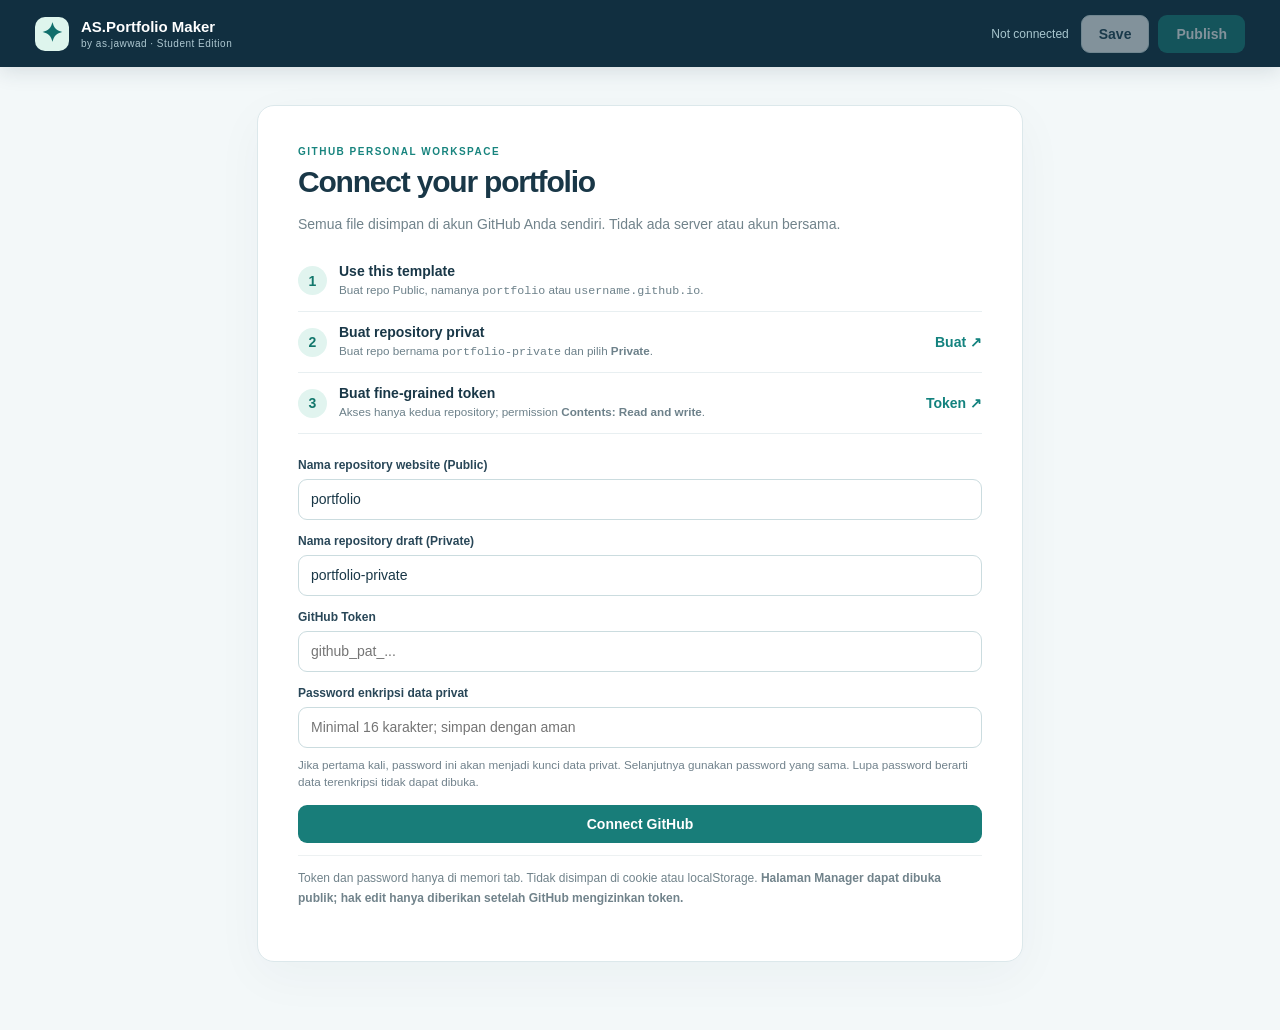
<file: manager.html>
<!doctype html><html lang="id"><head><meta charset="utf-8"><meta name="viewport" content="width=device-width,initial-scale=1"><meta name="robots" content="noindex,nofollow,noarchive"><meta http-equiv="Content-Security-Policy" content="default-src 'none'; script-src 'self'; style-src 'self'; connect-src 'self' https://api.github.com https://translate.googleapis.com; img-src 'self' blob: data: https:; base-uri 'none'; form-action 'none'; object-src 'none'"><meta name="theme-color" content="#102d3a"><title>AS.Portfolio Maker · Manager</title><link rel="icon" href="favicon.svg"><link rel="stylesheet" href="V6_manager.css"></head><body>
<header class="header"><a class="logo" href="index.html" aria-label="Portfolio">✦</a><div class="header-copy"><strong>AS.Portfolio Maker</strong><small>by as.jawwad · Student Edition</small></div><span id="headerStatus" class="status">Not connected</span><div class="header-actions"><button id="topSave" class="ghost" type="button" disabled>Save</button><button id="topPublish" class="primary" type="button" disabled>Publish</button></div></header>
<main id="connectView" class="login-layout"><div class="login-card"><div class="eyebrow">GitHub Personal Workspace</div><h1>Connect your portfolio</h1><p>Semua file disimpan di akun GitHub Anda sendiri. Tidak ada server atau akun bersama.</p><div class="how"><span>1</span><div><strong>Use this template</strong><small>Buat repo Public, namanya <code>portfolio</code> atau <code>username.github.io</code>.</small></div></div><div class="how"><span>2</span><div><strong>Buat repository privat</strong><small>Buat repo bernama <code>portfolio-private</code> dan pilih <b>Private</b>.</small></div><a href="https://github.com/new" target="_blank" rel="noopener noreferrer">Buat ↗</a></div><div class="how"><span>3</span><div><strong>Buat fine-grained token</strong><small>Akses hanya kedua repository; permission <b>Contents: Read and write</b>.</small></div><a href="https://github.com/settings/personal-access-tokens/new" target="_blank" rel="noopener noreferrer">Token ↗</a></div>
<form id="connectForm"><label for="publicRepo">Nama repository website (Public)</label><input id="publicRepo" value="portfolio" required pattern="[A-Za-z0-9_.-]+" autocomplete="off"><label for="privateRepo">Nama repository draft (Private)</label><input id="privateRepo" value="portfolio-private" required pattern="[A-Za-z0-9_.-]+" autocomplete="off"><label for="githubToken">GitHub Token</label><input id="githubToken" type="password" required placeholder="github_pat_..." autocomplete="off"><label for="passphrase">Password enkripsi data privat</label><input id="passphrase" type="password" minlength="16" required placeholder="Minimal 16 karakter; simpan dengan aman" autocomplete="off"><small>Jika pertama kali, password ini akan menjadi kunci data privat. Selanjutnya gunakan password yang sama. Lupa password berarti data terenkripsi tidak dapat dibuka.</small><button id="connectButton" class="primary wide" type="submit">Connect GitHub</button><p id="connectError" class="error" role="alert" hidden></p></form><p class="hint">Token dan password hanya di memori tab. Tidak disimpan di cookie atau localStorage. <b>Halaman Manager dapat dibuka publik; hak edit hanya diberikan setelah GitHub mengizinkan token.</b></p></div></main>
<div id="appView" class="app-layout" hidden><aside class="sidebar"><div class="signed"><span id="signedUser">GitHub</span><small id="signedRepos"></small></div><div class="nav-group"><button type="button" data-page="sections" class="nav">☰ Sections</button><button type="button" data-page="profile" class="nav active">◉ Profile</button><button type="button" data-page="education" class="nav">▤ Education</button><button type="button" data-page="certifications" class="nav">✧ Certifications</button><button type="button" data-page="experiences" class="nav">▣ Experience</button><button type="button" data-page="projects" class="nav">◇ Projects</button><button type="button" data-page="publications" class="nav">≡ Publications</button><button type="button" data-page="otherActivities" class="nav">☆ Activities</button><button type="button" data-page="slides" class="nav">▧ Gallery</button><button type="button" data-page="contacts" class="nav">◎ Contacts</button><button type="button" data-page="sharing" class="nav">Sharing Portal</button><button type="button" data-page="private" class="nav">♢ Private CV Data</button><button type="button" data-page="bilingual" class="nav">Bilingual</button><button type="button" data-page="settings" class="nav">⚙ Settings</button></div><div class="side-footer"><a id="siteLink" href="index.html" target="_blank" rel="noopener">View Portfolio ↗</a><button id="lockButton" type="button" class="text-button">Disconnect / Lock</button></div></aside><section class="workspace"><div class="page-heading"><div><div class="eyebrow" id="pageEyebrow">My Portfolio</div><h1 id="pageTitle">Profile</h1><p id="pageDescription">Manage your portfolio details.</p></div><span id="draftBadge" class="draft-badge">All changes saved</span></div><div id="noticeArea" role="status" aria-live="polite"></div><div id="content"></div><footer class="app-foot">AS.Portfolio Maker · by as.jawwad <span>100% hosted in your own GitHub account</span></footer></section></div>
<dialog id="editorModal"><form method="dialog"><div class="modal-header"><h2 id="modalTitle">Edit item</h2><button type="button" id="closeModal" aria-label="Close" class="icon-button">×</button></div><div id="modalBody" class="modal-body"></div><div class="modal-footer"><button type="button" class="ghost" id="cancelModal">Cancel</button><button type="submit" class="primary" id="doneModal">Apply locally</button></div></form></dialog><script src="V6_manager.js" defer></script></body></html>
</file>
<file: V6_manager.css>
/* V3 UI guard: hidden views must never appear before GitHub authentication. */
[hidden] { display: none !important; }
:root{font-family:Inter,"Segoe UI",Arial,sans-serif;color:#193747;background:#f3f8f9;font-size:14px;--ink:#193747;--navy:#112f40;--teal:#187d79;--line:#dce8eb;--muted:#71838b}*{box-sizing:border-box}body{margin:0}button,input,textarea,select{font:inherit}button{cursor:pointer}button:disabled{opacity:.48;cursor:default}a{color:#13827e}.header{height:67px;background:var(--navy);color:#fff;display:flex;gap:12px;padding:0 clamp(12px,3vw,35px);align-items:center;position:sticky;top:0;z-index:25;box-shadow:0 4px 20px #1d354523}.logo{display:flex;align-items:center;justify-content:center;text-decoration:none;border-radius:10px;background:#def5ed;color:#106e6b;width:34px;height:34px;font-weight:bold;font-size:26px}.header-copy{display:flex;flex-direction:column;gap:3px}.header-copy strong{font-size:15px}.header-copy small{font-size:10px;color:#aec8d1;letter-spacing:.05em}.status{font-size:12px;color:#a8c6ce;margin-left:auto}.header-actions{display:flex;gap:9px}.primary,.ghost{border-radius:9px;border:1px solid transparent;padding:10px 17px;font-weight:750;white-space:nowrap}.primary{background:var(--teal);color:#fff}.primary:hover{background:#106c67}.ghost{background:#fff;color:#254657;border-color:#d9e7e9}.ghost:hover{background:#e9f4f3}.wide{width:100%}.login-layout{max-width:800px;margin:38px auto 70px;padding:0 17px}.login-card{background:#fff;border:1px solid var(--line);border-radius:17px;padding:clamp(22px,4vw,40px);box-shadow:0 14px 50px #1836480a}.eyebrow{text-transform:uppercase;letter-spacing:.15em;color:#18847e;font-size:10px;font-weight:900}.login-card h1{font-size:30px;letter-spacing:-.04em;margin:8px 0}.login-card p{line-height:1.7;color:var(--muted)}.how{display:flex;align-items:center;gap:12px;padding:12px 0;border-bottom:1px solid #e8eff1}.how>span{background:#e1f4ef;color:#12776c;font-weight:900;width:29px;height:29px;display:grid;place-items:center;border-radius:50%;flex:none}.how>div{display:flex;flex:1;flex-direction:column;gap:3px}.how small{color:#6d818a;line-height:1.4}.how a{white-space:nowrap;font-weight:700;text-decoration:none}.login-card form{margin-top:24px}.login-card label,label.field{display:block;font-size:12px;font-weight:750;color:#294758;margin:14px 0 7px}input:not([type=checkbox]),textarea,select{background:#fff;border:1px solid #cbdcdf;color:#193747;border-radius:9px;padding:11px 12px;width:100%;min-height:41px;outline:none}input:focus,textarea:focus,select:focus{border-color:#148e83;box-shadow:0 0 0 3px #1c8a7c18}textarea{min-height:90px;resize:vertical;line-height:1.5}.login-card form>small{display:block;color:#71828c;line-height:1.5;padding:8px 0 14px}.error{background:#fff1ec;border:1px solid #efc9bb;border-radius:9px;padding:12px;color:#aa4e34!important}.hint{font-size:12px;border-top:1px solid #edf1f2;padding-top:12px}.app-layout{display:grid;grid-template-columns:233px minmax(0,1fr);min-height:calc(100vh - 67px)}.sidebar{background:#fff;border-right:1px solid var(--line);padding:21px 12px;display:flex;flex-direction:column;gap:17px}.signed{padding:10px 12px;display:flex;flex-direction:column;gap:5px;overflow-wrap:anywhere}.signed span{font-weight:800}.signed small{color:var(--muted);font-size:11px}.nav-group{display:grid;gap:3px}.nav{border:0;background:none;color:#5e7480;text-align:left;padding:12px 13px;font-weight:660;border-radius:9px}.nav:hover{background:#f3f8f9}.nav.active{background:#e4f4f0;color:#126c67}.side-footer{margin-top:auto;display:flex;flex-direction:column;align-items:flex-start;gap:12px;padding:15px 13px;border-top:1px solid var(--line)}.side-footer a,.text-button{font-size:12px;font-weight:690}.text-button{background:none;border:none;padding:0;color:#a14540}.workspace{padding:30px clamp(18px,4vw,46px) 80px;min-width:0;max-width:1500px;width:100%}.page-heading{display:flex;justify-content:space-between;align-items:flex-start;gap:20px;margin-bottom:24px}.page-heading h1{font-size:28px;letter-spacing:-.04em;margin:8px 0}.page-heading p{color:#71838b;margin:0;line-height:1.5}.draft-badge{white-space:nowrap;background:#e6f4ed;color:#257056;font-weight:750;padding:8px 11px;border-radius:20px;font-size:11px}.draft-badge.unsaved{background:#fdf0d9;color:#9a6514}.draft-badge.busy{background:#eaf1fa;color:#346b9b}.panel{background:#fff;border:1px solid var(--line);border-radius:14px;padding:22px;margin-bottom:17px;box-shadow:0 8px 23px #27495906}.panel h2{font-size:17px;margin:0 0 8px}.panel p{color:#71838b;line-height:1.5}.grid2{display:grid;grid-template-columns:repeat(2,minmax(0,1fr));gap:0 17px}.grid3{display:grid;grid-template-columns:repeat(3,minmax(0,1fr));gap:0 14px}.full{grid-column:1/-1}.field-help{font-size:11px;color:#7b8e95;margin-top:4px}.toolbar{display:flex;align-items:center;justify-content:space-between;gap:10px;margin:0 0 15px}.btn-small{font-size:12px;padding:8px 12px}.item-list{display:grid;gap:10px}.item-row{display:flex;align-items:center;gap:11px;padding:13px 14px;background:#fff;border:1px solid var(--line);border-radius:11px}.item-row.dragging{opacity:.5;background:#e3f3ef}.grip{touch-action:none;user-select:none;border:0;color:#8da6ad;background:#f1f7f7;border-radius:8px;padding:8px 10px;font-size:18px;cursor:grab}.item-content{min-width:0;flex:1}.item-content b,.item-content small{display:block;overflow-wrap:anywhere}.item-content small{color:#789098;margin-top:5px}.item-row button.edit,.item-row button.delete{border:1px solid #dbe6e8;background:#fff;border-radius:8px;padding:8px 12px;color:#365568}.item-row button.delete{color:#bb6157}.empty{background:#fff;border:1px dashed #bcd2d5;border-radius:12px;color:#82949d;padding:35px 18px;text-align:center}.note{background:#eef8f6;border:1px solid #d8ebe7;color:#2b625d;padding:13px 15px;border-radius:10px;line-height:1.65;font-size:13px;margin-bottom:15px}.note.warn{background:#fff9ec;border-color:#f1e2bd;color:#805c28}.list-head{display:flex;align-items:center;justify-content:space-between;gap:16px}.list-head button{margin-left:auto}.image-preview{width:100px;height:88px;object-fit:contain;background:#f2f7f8;border:1px solid #e3edef;border-radius:9px;margin-top:8px;display:block}.media-field{margin:12px 0}.media-field input[type=file]{font-size:12px;min-height:0}.media-field .media-remove{border:0;background:transparent;color:#aa5044;font-size:12px;margin:5px 0}.media-list{display:flex;flex-wrap:wrap;gap:9px}.media-chip{display:flex;flex-direction:column;max-width:155px}.media-chip img{width:125px;height:86px;object-fit:cover;border-radius:8px}.media-chip button{border:none;background:transparent;color:#af4b46;font-size:11px}.inline{display:flex;align-items:center;gap:9px;flex-wrap:wrap}.two-buttons{display:flex;gap:9px;flex-wrap:wrap}.app-foot{border-top:1px solid var(--line);padding-top:17px;margin-top:40px;color:#7a8c95;font-size:11px;display:flex;justify-content:space-between;gap:15px}.success{background:#eaf8f1;border:1px solid #bee2d0;color:#196844;padding:12px 14px;border-radius:9px;margin-bottom:15px}.fail{background:#fff3ef;border:1px solid #ebc6bc;color:#a54a3b;padding:12px 14px;border-radius:9px;margin-bottom:15px}.loading-bar{background:#e8f2fa;padding:12px;border-radius:9px;margin-bottom:15px}dialog{max-width:800px;width:calc(100% - 24px);border:none;border-radius:15px;box-shadow:0 26px 90px #0a263e65;padding:0;max-height:90vh}dialog::backdrop{background:#0b263a80}dialog form{display:flex;flex-direction:column;max-height:90vh}.modal-header{padding:17px 23px;border-bottom:1px solid #e2eaec;display:flex;justify-content:space-between;align-items:center}.modal-header h2{font-size:20px;margin:0}.icon-button{border:none;background:transparent;font-size:24px;color:#738891}.modal-body{padding:10px 24px 23px;overflow:auto}.modal-footer{border-top:1px solid #e3edef;padding:15px 24px;display:flex;justify-content:flex-end;gap:9px}#content input[type=checkbox],#modalBody input[type=checkbox]{width:auto;min-height:0}.checkline{display:flex;align-items:center;gap:8px;font-size:13px;margin:15px 0}.checkline input{accent-color:var(--teal)}.cv-sheet{font-family:Arial,sans-serif;color:#121212;background:#fff;margin:0 auto;padding:26px;max-width:750px}.cv-sheet h1{margin:0;font-size:27px}.cv-sheet h2{font-size:14px;border-bottom:1px solid #333;text-transform:uppercase;margin-top:20px}.cv-sheet p,.cv-sheet li{font-size:12px;line-height:1.4}.divider{height:1px;background:#e5edef;margin:14px 0}#noticeArea:empty{display:none}@media(max-width:900px){.app-layout{grid-template-columns:1fr}.sidebar{position:static;display:block;overflow-x:auto;padding:12px}.signed{display:none}.nav-group{display:flex;min-width:max-content}.nav{white-space:nowrap;padding:10px}.side-footer{display:none}.workspace{padding:20px 15px 60px}.grid3{grid-template-columns:1fr 1fr}}@media(max-width:560px){.header{padding:0 12px}.header-copy small,.status{display:none}.header-actions{margin-left:auto}.primary,.ghost{padding:9px 11px}.grid2,.grid3{grid-template-columns:1fr}.page-heading{flex-direction:column;gap:10px}.page-heading h1{font-size:24px}.item-row{flex-wrap:wrap}.app-foot{flex-direction:column}}@media print{body>*:not(#printCV){display:none!important}#printCV{display:block!important}.cv-sheet{padding:0!important;max-width:none!important}}
/* V4: Sections, Sharing Portal and central Bilingual */
.v4-section-list{margin-top:15px}.v4-section-editor{min-width:0;flex:1;display:grid;grid-template-columns:1fr 1fr;gap:6px 12px;align-items:center}.v4-section-editor small{font-size:11px;color:#67858b}.v4-section-editor input{min-width:0}
.v4-toggle{display:flex;gap:6px;align-items:center;white-space:nowrap;font-size:12px;color:#345c65}.v4-toggle input{width:19px!important;height:19px;min-height:0!important;accent-color:var(--teal)}
.v4-translation-summary{display:flex;align-items:center;justify-content:space-between;margin-top:13px;color:#335964}.v4-progress{height:9px;background:#e5efee;border-radius:12px;overflow:hidden;margin:14px 0}.v4-progress span{display:block;background:#16807a;height:100%;border-radius:12px}
.v4-translation-item{padding:15px 0;border-top:1px solid #e6eeee}.v4-row-header{display:flex;justify-content:space-between;align-items:center;gap:8px}.v4-row-header small{padding:4px 8px;border-radius:8px;font-weight:800}.v4-review{color:#aa6820;background:#fff4dc}.v4-ok{color:#15664e;background:#e8f6ee}.v4-missing{color:#ac5546;background:#ffefeb}.v4-original{background:#f4f8f8;border:1px solid #e1ebed;border-radius:9px;padding:13px;min-height:90px;white-space:pre-wrap;font-size:13px;line-height:1.6}
.v4-cat-panel{margin-bottom:0!important}.v4-category-top{display:flex;align-items:center;gap:10px;margin-bottom:12px}.v4-category-top>input{flex:1;min-width:90px}.v4-category-top button.delete{padding:9px;border:1px solid #eedbd6;border-radius:8px;background:#fff;color:#ac5546}.v4-cards-manager{margin:16px 0}.v4-card-row{padding:12px;border:1px solid #dce8eb;border-radius:9px;display:flex;gap:8px;align-items:center;margin-bottom:8px}.v4-card-row b{flex:1}.v4-card-row button{padding:6px 9px;border:1px solid #dce8eb;background:#fff;border-radius:7px}.v4-card-row .delete{color:#bd6458}
@media(max-width:760px){.v4-section-editor{grid-template-columns:1fr}.v4-section-list .item-row{flex-wrap:wrap}.v4-category-top{flex-wrap:wrap}.v4-translation-item .grid2{grid-template-columns:1fr}}

/* V5 -- compact Sections form; labels sit immediately beside the fields. */
.v4-section-list{gap:8px;margin-top:12px}
.v4-section-list>.item-row{display:flex;align-items:center;gap:12px;padding:10px 13px;min-height:98px}
.v4-section-list .grip{padding:7px 10px;flex:0 0 auto}
.v4-section-list .v4-section-editor{display:grid;flex:1 1 auto;min-width:0;grid-template-columns:76px minmax(0,1fr);column-gap:11px;row-gap:7px;align-items:center}
.v4-section-list .v4-section-editor small{font-size:12px;line-height:1.3;color:#587783;white-space:nowrap;justify-self:end}
.v4-section-list .v4-section-editor input:not([type=checkbox]){min-width:0;min-height:36px;padding:8px 10px;width:100%}
.v4-section-list .v4-toggle{flex:none;margin-left:3px;min-width:89px;justify-content:flex-end}
@media(max-width:640px){
 .v4-section-list>.item-row{gap:8px;padding:9px 8px}
 .v4-section-list .v4-section-editor{grid-template-columns:54px minmax(0,1fr);column-gap:6px}
 .v4-section-list .v4-section-editor small{font-size:10px}
 .v4-section-list .v4-toggle{min-width:25px;gap:2px;margin-left:0}
 .v4-section-list .v4-toggle span{display:none}
 .v4-section-list .grip{padding:5px 7px}
}

/* V6 — contact platform auto favicon preview */
.v6-contact-helper{padding:11px 14px;border:1px solid #dce8ea;border-radius:9px;background:#f6faf9;margin:10px 0}.v6-contact-helper p{font-size:12px;line-height:1.45;margin:0 0 7px;color:#58737c}.v6-contact-icon-preview{display:flex;align-items:center;gap:9px}.v6-contact-icon-preview img,.v6-contact-icon-preview span{width:30px;height:30px;display:inline-grid;place-items:center;border:1px solid #dce5e9;border-radius:7px;background:white;object-fit:contain;padding:3px}.v6-contact-icon-preview small{font-size:11px;color:#5d7b83}
</file>
